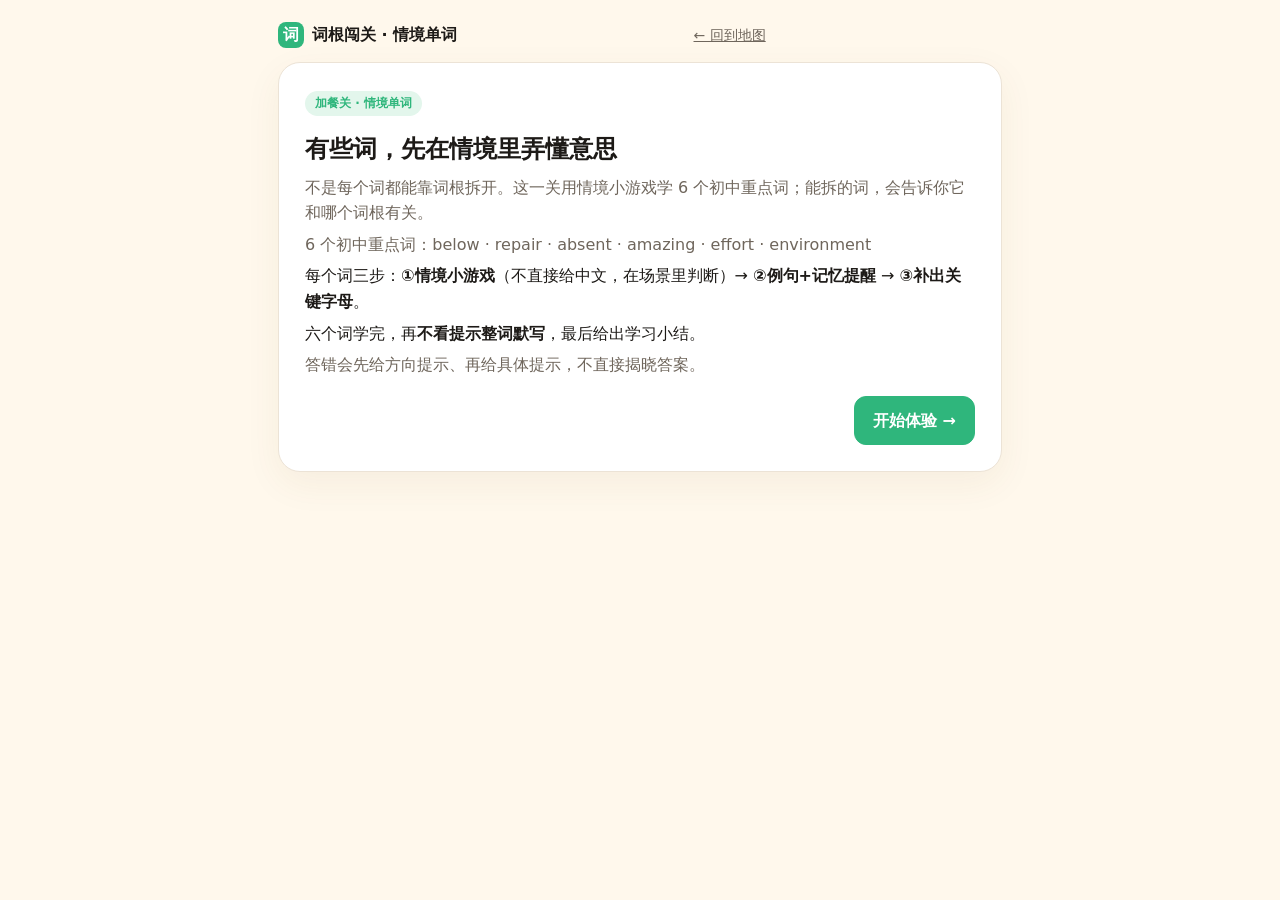
<file: scene.html>
<!DOCTYPE html>
<html lang="zh-CN"><head><meta charset="UTF-8"><meta name="viewport" content="width=device-width,initial-scale=1">
<title>情境单词 · 词根闯关</title>
<style>
:root{--bg:#FFF8EC;--card:#fff;--ink:#1d1a17;--mut:#6f665c;--line:#ece3d6;--red:#2FB67C;--soft:#E3F6EC;--ok:#2f8f5b}
*{box-sizing:border-box}body{margin:0;background:var(--bg);color:var(--ink);font-family:'PingFang SC','Microsoft Yahei',system-ui,sans-serif;line-height:1.6}
button{font:inherit;cursor:pointer}.wrap{max-width:760px;margin:0 auto;padding:22px 18px 40px}
.top{display:flex;justify-content:space-between;align-items:center;margin-bottom:14px}.brand{font-weight:800}.brand i{display:inline-block;width:26px;height:26px;border-radius:8px;background:var(--red);color:#fff;font-style:normal;text-align:center;line-height:26px;margin-right:8px}
.steps{display:flex;gap:6px;margin:6px 0 18px}.steps b{flex:1;height:5px;border-radius:9px;background:var(--line)}.steps b.on{background:var(--red)}
.card{background:var(--card);border:1px solid var(--line);border-radius:22px;padding:26px;box-shadow:0 12px 36px #6b4a2010}
.tag{display:inline-block;font-size:12px;padding:3px 10px;border-radius:99px;background:var(--soft);color:var(--red);font-weight:700}
.word{font-size:46px;font-weight:900;text-align:center;margin:10px 0 4px;letter-spacing:.5px}.word button{font-size:18px;border:1px solid var(--line);background:#fff;border-radius:50%;width:38px;height:38px;vertical-align:middle;margin-left:8px}
h2{margin:14px 0 4px;font-size:24px}.sub{color:var(--mut);margin:0 0 14px}
.opts{display:grid;gap:10px}.opt{text-align:left;padding:14px 16px;border:1.5px solid var(--line);border-radius:14px;background:#fff}.opt:hover{border-color:var(--red)}.opt.ok{border-color:var(--ok);background:#eaf6ef}.opt.no{border-color:var(--red);background:var(--soft)}
.fb{margin-top:14px;padding:12px 14px;border-radius:12px;background:#fff8ec;border:1px dashed #e9c99a}.fb.ok{background:#eaf6ef;border-color:#9fd3b4}
.row{display:flex;gap:10px;justify-content:space-between;margin-top:18px;flex-wrap:wrap}.btn{padding:11px 18px;border-radius:12px;border:1px solid var(--line);background:#fff}.pri{background:var(--red);border-color:var(--red);color:#fff;font-weight:700}.pri:disabled{opacity:.4}
.scene{background:#f6efe4;border-radius:16px;padding:16px;margin-bottom:14px}
.table{position:relative;height:200px}.top-board{position:absolute;left:28%;right:28%;top:86px;height:12px;background:#a87b52;border-radius:6px}.leg{position:absolute;top:96px;width:10px;height:70px;background:#8d6440;border-radius:4px}
.slot{position:absolute;width:46px;height:46px;border-radius:50%;border:2px dashed #b9a58b;background:#fffaf2;font-size:20px;color:#9b8466}.slot.ball,.ball0{background:var(--red);border:4px solid #ffd1cc}
.ball0{position:absolute;left:12%;top:20px;width:40px;height:40px;border-radius:50%;cursor:grab}
.roster{display:grid;grid-template-columns:1fr 1fr;gap:10px}.roster div{background:#fff;border-radius:12px;padding:12px}.roster small{color:var(--mut)}
.ex{background:#fff8ec;border-radius:14px;padding:14px;margin:12px 0}.ex b{font-size:18px}.tip{border-left:4px solid var(--red);padding:6px 12px;background:#fff;border-radius:6px}
.mask{display:flex;justify-content:center;align-items:center;gap:6px;font-size:34px;font-weight:800;margin:16px 0}.mask input{width:auto;font:inherit;font-size:32px;text-align:center;border:none;border-bottom:3px solid var(--red);background:transparent;outline:none;color:var(--red)}
.spell input{width:100%;font-size:30px;text-align:center;padding:10px;border:2px solid var(--line);border-radius:14px;letter-spacing:3px}
.sum{display:grid;grid-template-columns:repeat(3,1fr);gap:10px;margin:14px 0}.sum div{background:#fff8ec;border-radius:14px;padding:14px;text-align:center}.sum b{display:block;font-size:28px;color:var(--red)}
.list div{display:flex;justify-content:space-between;border-bottom:1px solid var(--line);padding:8px 2px}
.intro p{margin:6px 0}.hidden{display:none}
</style></head><body><div class="wrap">
<div class="top"><a class="brand" href="index.html" style="text-decoration:none;color:inherit"><i>词</i>词根闯关 · 情境单词</a><a href="index.html" style="color:var(--mut);font-size:14px">← 回到地图</a> <small id="cnt" style="color:var(--mut)"></small></div>
<div id="app"></div></div>
<script>
// 六个词的词义、例句来自用户提供的《初中英语475词·智能引导式单词记忆系统》文件；情境题与记忆提示同样取自该文件的六词专门情境。
const W=[
{w:'below',zh:'在……下面',pos:'prep.',ex:'The shoes are below the shelf.',cn:'鞋子在架子的下方。',scene:'table',
 title:'把球放到桌子下面。',sub:'看清桌子的位置，把小球拖到（或点选）合适的地方。',choices:['上方','下方','旁边'],answer:1,
 hint1:'想想“下面”是比桌面更高还是更低？',hint2:'看桌腿之间、桌面下方那块区域。',success:'球放在了桌子下面。below 表示在某物更低的位置，不一定要紧贴或正好垂直对齐。',
 bridge:'在英文里，below 可以表示“在……下面”。',m:['be','low',''],cue:'读一遍完整的 below，再想想最后三个字母。'},
{w:'repair',zh:'修理',pos:'v.',ex:'Dad can repair the bike.',cn:'爸爸会修理这辆自行车。',scene:'bike',
 title:'这辆自行车坏了，应该修哪里？',sub:'仔细看看，自行车的链条松开了。选择真正能把它修好的做法。',choices:['擦亮车铃','把车链装回齿轮','给车身换颜色'],answer:1,
 hint1:'修理要解决损坏的问题，而不只是让东西变漂亮。',hint2:'问题出在脱落的车链，想想怎么让它重新正常工作。',success:'车链被装回齿轮，这个修复动作就是 repair（修理）。',
 bridge:'repair 的结尾是 pair。它只是帮助记住字母的线索，不是让你把每个字母分开读。',m:['re','pair',''],cue:'先读 repair，想一想 re 后面是哪四个字母。'},
{w:'absent',root:['ab','sent','ab- 表示「离去」（词根库：ab-/abs-）。absent = 离开、不在场 → 缺席的'],zh:'缺席',pos:'adj.',ex:'Tom was absent from school.',cn:'汤姆没来上学。',scene:'roster',
 title:'老师正在点名，谁今天没有来？',sub:'比较“应该到的同学”和“已经到的同学”。',choices:['小雨','小强','小林'],answer:0,
 hint1:'只看到空椅子还不能知道谁缺席，要对照名单。',hint2:'应到有小雨、小强、小林；已经到的是小强和小林。',success:'小雨应该来，却没有出现。我们说小雨 absent（缺席了）。',
 bridge:'Tom was absent from school. 汤姆没有来上学。',m:['ab','sen','t'],cue:'读一读 absent，想想 ab 与最后的 t 之间是什么字母。'},
{w:'amazing',root:['amaz(e)','ing','-ing 表示「行为，过程」（词根库：-ing）。amaze 是「使惊奇」，加 -ing 变成「令人惊奇的」'],zh:'令人惊奇的；惊人的',pos:'adj.',ex:'The view is amazing.',cn:'景色令人惊叹。',scene:'wow',
 title:'哪一件事会让人感到惊叹？',sub:'不要只看谁在笑，想想事件本身是不是令人惊奇。',choices:['同学用纸牌搭起两米高的塔','同学喝了一杯水','同学穿好鞋去上学'],answer:0,
 hint1:'amazing 形容事情令人惊奇或赞叹，而不是普通的开心。',hint2:'哪一件事让人忍不住说“哇，真不可思议！”？',success:'两米高的纸牌塔很令人惊叹，可以用 amazing 形容。',
 bridge:'amazing 的词尾是 -ing，前面要留意 z 和 i 的顺序。',m:['ama','zin','g'],cue:'先听 amazing，再留意中间的 z、i 和 n。'},
{w:'effort',zh:'努力',pos:'n.',ex:'Your effort will help you.',cn:'你的努力会帮助你。',scene:'try',
 title:'哪一段经历最能说明“付出了努力”？',sub:'不要只看结果有没有成功，看看谁真正投入了精力。',choices:['小林拿着奖杯拍照','小雨反复尝试并仔细检查，暂时仍没做对','小强看一眼难题就放下'],answer:1,
 hint1:'努力是认真付出的过程，不是奖杯，也不一定成功。',hint2:'谁虽然还没成功，却真正花时间认真尝试了？',success:'小雨认真付出了时间与精力，这就是 effort。努力不一定马上有好结果。',
 bridge:'effort 中间有两个 f；读整词的时候留意它们的拼写。',m:['e','ff','ort'],cue:'这个词有两个相邻的 f。'},
{w:'environment',root:['environ','ment','-ment 表示「行为，结果，手段」（词根库：-ment），常把动词变名词：environ（环绕）+ -ment → 周围的环境'],zh:'环境',pos:'n.',ex:'We should protect our environment.',cn:'我们应该保护我们的环境。',scene:'env',
 title:'哪个地方可以叫作“环境”？',sub:'看看周围的地方和条件，想一想环境是不是只有花草树木。',choices:['只有有树木的公园','公园和城市街道都可以','只有捡垃圾的动作'],answer:1,
 hint1:'environment 指周围的环境本身，不是“保护环境”这个动作。',hint2:'人生活在街道，也会走进公园；两处都有周围的环境。',success:'公园和城市街道都属于 environment。它还可以指学习、工作或生活的周围条件。',
 bridge:'长单词可以按 en · vi · ron · ment 分组帮助记字母；这是书写记忆提示，不是精确发音拆分。',m:['envi','ronm','ent'],cue:'想想 environ 之后还有一个 m，再接 ent。'}];
const $=s=>document.querySelector(s),app=$('#app');
const STEP=['看情境懂意思','例句+记忆提醒','补出关键字母'];
let i=0,ph='start',t={},stats=W.map(()=>({tries:0,cueHint:0,cueOk:false,spell:null}));
function say(x){try{speechSynthesis.cancel();const u=new SpeechSynthesisUtterance(x);u.lang='en-US';u.rate=.85;speechSynthesis.speak(u)}catch(e){}}
function head(){const w=W[i];return `<div class="steps">${STEP.map((s,k)=>`<b class="${k<=['concept','bridge','cue'].indexOf(ph)?'on':''}"></b>`).join('')}</div><span class="tag">${STEP[['concept','bridge','cue'].indexOf(ph)]}</span><div class="word">${ph==="cue"?w.m[0]+"·".repeat(w.m[1].length)+w.m[2]:w.w}<button onclick="say('${w.w}')">♫</button></div>`}
function scene(w){
 if(w.scene==='table'){const pos=[[47,30],[47,118],[82,118]];return `<div class="scene"><div class="table" id="tbl"><div class="top-board"></div><div class="leg" style="left:30%"></div><div class="leg" style="left:68%"></div>
 ${t.sel==null?'<div class="ball0" draggable="true" id="ball" title="拖动小球"></div>':''}
 ${pos.map((p,k)=>`<button class="slot ${t.sel===k?'ball':''}" data-k="${k}" style="left:${p[0]}%;top:${p[1]}px;transform:translateX(-50%)">${t.sel===k?'':'＋'}</button>`).join('')}</div><small style="color:var(--mut)">拖动红色小球到圆圈，也可以直接点选位置（${w.choices.join(' / ')}）</small></div>`}
 if(w.scene==='roster')return `<div class="scene roster"><div><small>今天应该到</small><br><b>小雨 · 小强 · 小林</b></div><div><small>老师已经点到</small><br><b>小强 · 小林</b></div></div>`;
 return '';
}
function render(){$('#cnt').textContent=ph==='start'||ph==='done'?'':ph==='spell'?`默写 ${t.si+1}/6`:`第 ${i+1}/6 个词`;
 const w=W[i];let h='';
 if(ph==='start')h=`<div class="intro"><span class="tag">加餐关 · 情境单词</span><h2>有些词，先在情境里弄懂意思</h2><p class="sub">不是每个词都能靠词根拆开。这一关用情境小游戏学 6 个初中重点词；能拆的词，会告诉你它和哪个词根有关。</p><p class="sub">6 个初中重点词：below · repair · absent · amazing · effort · environment</p>
 <p>每个词三步：<b>①情境小游戏</b>（不直接给中文，在场景里判断）→ <b>②例句+记忆提醒</b> → <b>③补出关键字母</b>。</p><p>六个词学完，再<b>不看提示整词默写</b>，最后给出学习小结。</p>
 <p class="sub">答错会先给方向提示、再给具体提示，不直接揭晓答案。</p><div class="row"><span></span><button class="btn pri" onclick="go('concept')">开始体验 →</button></div></div>`;
 if(ph==='concept'){h=head()+`<h2>${w.title}</h2><p class="sub">${w.sub}</p>${scene(w)}`+(w.scene==='table'?'':`<div class="opts">${w.choices.map((c,k)=>`<button class="opt ${t.sel===k?(k===w.answer?'ok':'no'):''}" data-k="${k}">${k+1}　${c}</button>`).join('')}</div>`)
  +(t.fb?`<div class="fb ${t.done?'ok':''}">${t.fb}</div>`:'')+`<div class="row"><button class="btn" onclick="demo()">看看示范</button><button class="btn pri" ${t.done?'':'disabled'} onclick="go('bridge')">下一步 →</button></div>`}
 if(ph==='bridge')h=head()+`<p style="text-align:center;font-size:20px;margin:0"><b>${w.zh}</b> <small>${w.pos}</small></p><div class="ex"><b>${w.ex}</b> <button class="btn" onclick="say(\`${w.ex}\`)">♫ 听例句</button><br>${w.cn}</div><div class="tip"><small>记忆小提醒</small><br>${w.bridge}</div><div class="tip" style="margin-top:10px"><small>和词根的关系</small><br>${w.root?`<b>${w.root[0]} + ${w.root[1]}</b>　${w.root[2]}`:'这个词不适合按词根拆，靠情境和例句记更牢。'}</div><div class="row"><button class="btn" onclick="go('concept')">← 上一步</button><button class="btn pri" onclick="go('cue')">遮住英文，试着记一记 →</button></div>`;
 if(ph==='cue')h=head()+`<p class="sub" style="text-align:center">${w.zh} · 少了 ${w.m[1].length} 个字母，填进去</p><div class="mask"><span>${w.m[0]}</span><input id="ci" maxlength="${w.m[1].length}" size="${w.m[1].length}" style="width:${w.m[1].length*0.75+0.6}em" autocomplete="off" value="${t.v||''}"><span>${w.m[2]}</span></div>`
  +(t.fb?`<div class="fb ${t.done?'ok':''}">${t.fb}</div>`:'')+`<div class="row"><button class="btn" onclick="cueHint()">给我一点提示</button>${t.done?`<button class="btn pri" onclick="nextWord()">${i<5?'下一个词 →':'开始默写 →'}</button>`:`<button class="btn pri" onclick="cueCheck()">检查一下 ↵</button>`}</div>`;
 if(ph==='spell'){const s=W[t.si];h=`<span class="tag">回头写一写 · 不看提示</span><h2 style="text-align:center">${s.zh}</h2><p class="sub" style="text-align:center">不看英文，把整个单词写出来（${s.w.length} 个字母）</p><div class="spell"><input id="si" autocomplete="off" value="${t.v||''}"></div>`
  +(t.fb?`<div class="fb ${t.ok?'ok':''}">${t.fb}</div>`:'')+`<div class="row"><button class="btn" onclick="say('${s.w}')">♫ 听一听</button>${t.fb?`<button class="btn pri" onclick="spellNext()">${t.si<5?'下一个 →':'看小结 →'}</button>`:`<button class="btn pri" onclick="spellCheck()">检查拼写 ↵</button>`}</div>`}
 if(ph==='done'){const one=stats.filter(s=>s.tries===0).length,sp=stats.filter(s=>s.spell).length,hint=stats.reduce((a,s)=>a+s.cueHint,0);
  h=`<span class="tag">学习小结</span><h2>六个词学完了 🎉</h2><div class="sum"><div><b>${one}/6</b>情境题一次做对</div><div><b>${sp}/6</b>独立默写正确</div><div><b>${hint}</b>次用了字母提示</div></div>
  <div class="list">${W.map((w,k)=>`<div><span><b>${w.w}</b> ${w.zh}</span><small>${stats[k].spell?'✅ 已能独立写出':'🔁 建议明天再练'}</small></div>`).join('')}</div><div class="row"><span></span><button class="btn pri" onclick="location.reload()">再玩一次</button><button class="btn" onclick="location.href='index.html'">回到地图</button></div>`}
 app.innerHTML=`<div class="card">${h}</div>`;bind()}
function bind(){
 document.querySelectorAll('.opt,.slot').forEach(b=>b.onclick=()=>choose(+b.dataset.k));
 const ball=$('#ball');if(ball){ball.ondragstart=e=>e.dataTransfer.setData('t','b');document.querySelectorAll('.slot').forEach(s=>{s.ondragover=e=>e.preventDefault();s.ondrop=e=>{e.preventDefault();choose(+s.dataset.k)}})}
 const ci=$('#ci');if(ci){ci.focus();ci.oninput=()=>t.v=ci.value;ci.onkeydown=e=>{if(e.key==='Enter')t.done?nextWord():cueCheck()}}
 const si=$('#si');if(si){si.focus();si.oninput=()=>t.v=si.value;si.onkeydown=e=>{if(e.key==='Enter')t.fb?spellNext():spellCheck()}}}
function go(p){ph=p;t={};render();if(p==='concept')say(W[i].w)}
function choose(k){const w=W[i];if(t.done)return;if(t.sel===k&&k!==w.answer)return;t.sel=k;
 if(k===w.answer){t.done=true;t.fb='✓ '+w.success}else{stats[i].tries++;t.fb=(stats[i].tries===1?'💡 ':'🔍 ')+(stats[i].tries===1?w.hint1:w.hint2)}render()}
function demo(){const w=W[i];t.sel=w.answer;t.done=true;t.fb='示范：'+w.success;stats[i].tries=Math.max(1,stats[i].tries);render()}
function cueCheck(){const w=W[i],v=(t.v||'').trim().toLowerCase();if(!v)return;
 if(v===w.m[1]){t.done=true;stats[i].cueOk=true;t.fb=`✓ 完整拼写：<b>${w.w}</b>`;say(w.w)}else t.fb=`还差一点。${w.cue}`;render()}
function cueHint(){const w=W[i];stats[i].cueHint++;const n=Math.min(stats[i].cueHint,w.m[1].length);t.fb=stats[i].cueHint===1?w.cue:`第一个${n>1?'几':''}字母：<b>${w.m[1].slice(0,n)}</b>…`;render()}
function nextWord(){if(i<5){i++;go('concept')}else{ph='spell';t={si:0};render();}}
function spellCheck(){const s=W[t.si],v=(t.v||'').trim().toLowerCase();if(!v)return;t.ok=v===s.w;stats[t.si].spell=t.ok;t.fb=t.ok?`✓ 正确：${s.w}`:`正确拼写是 <b>${s.w}</b>，你写的是 ${v.replace(/</g,'')}。没关系，明天再练一次。`;render()}
function spellNext(){if(t.si<5){t={si:t.si+1};render()}else{ph='done';render()}}
render();
</script></body></html>
</file>
